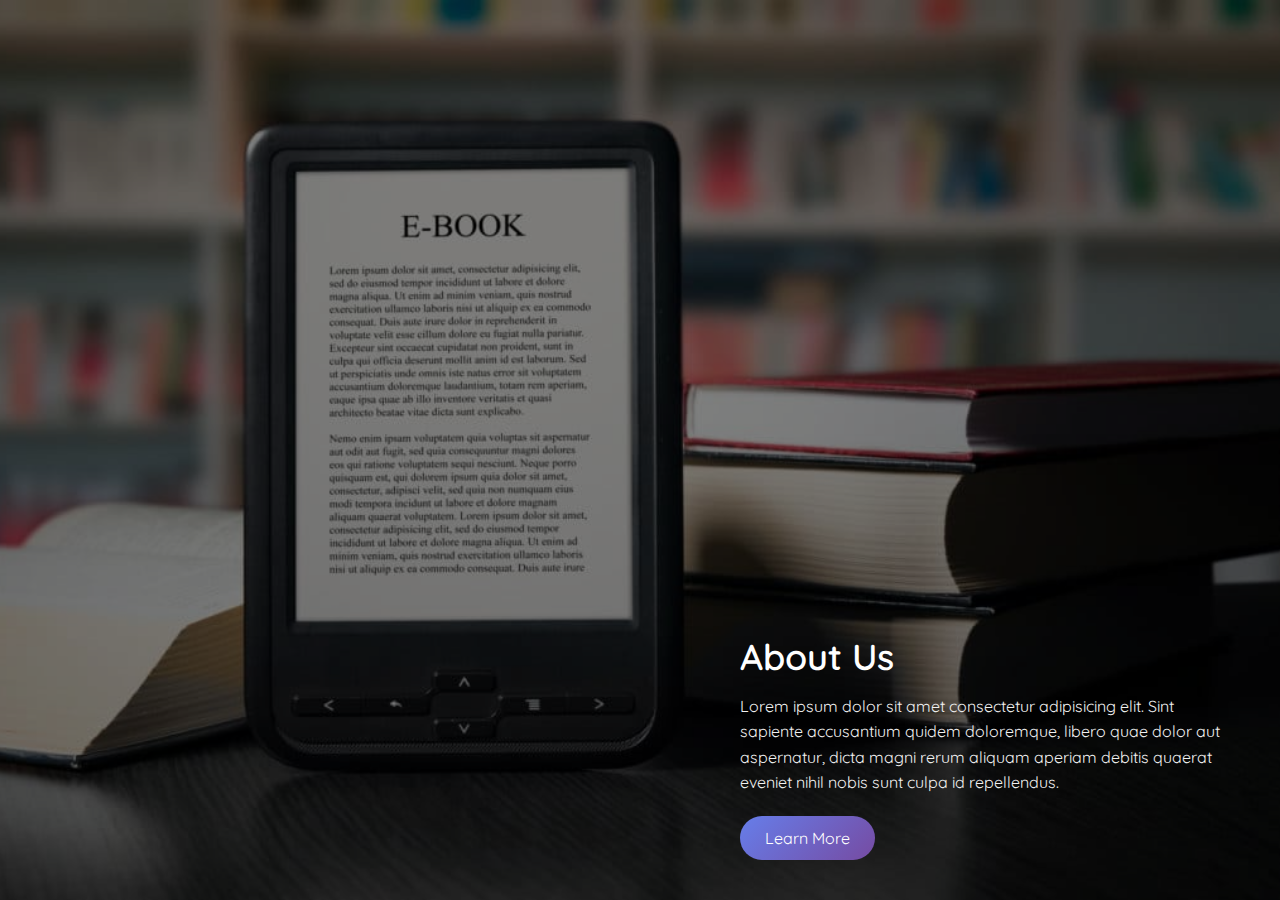
<file: About.html>
<!DOCTYPE html>
<html lang="en">
<head>
  <meta charset="UTF-8">
  <meta name="viewport" content="width=device-width, initial-scale=1.0">
  <title>About Us</title>
  <link href="https://fonts.googleapis.com/css2?family=Quicksand:wght@400;600&display=swap" rel="stylesheet">
  <style>
    * {
      margin: 0;
      padding: 0;
      box-sizing: border-box;
      font-family: "Quicksand", sans-serif;
    }
    body, html {
      height: 100%;
      width: 100%;
    }

    /* Background with overlay */
    .ik {
      position: relative;
      min-height: 100vh;
      display: flex;
      justify-content:flex-end;
      align-items:flex-end;
      background: url("rent-borrow-ebooks-online-1068x713\ \(1\).jpg") center/cover no-repeat;
      color: white;
      padding: 40px;
    }

    .ik::before {
      content: "";
      position: absolute;
      top: 0; left: 0;
      width: 100%; height: 100%;
      background: rgba(0,0,0,0.5); 
      z-index: 0;
    }

    .content {
      position: relative;
      z-index: 1;
      max-width: 500px;
      text-align: left;
    }

    .content h1 {
      font-size: 36px;
      margin-bottom: 15px;
      font-weight: 600;
    }

    .content p {
      font-size: 16px;
      line-height: 1.6;
      margin-bottom: 20px;
      color: #f1f1f1;
    }


    .btn {
      display: inline-block;
      padding: 12px 25px;
      background: linear-gradient(135deg, #667eea, #764ba2);
      color: white;
      font-size: 16px;
      border-radius: 25px;
      text-decoration: none;
      transition: all 0.3s ease;
    }

    .btn:hover {
      background: linear-gradient(135deg, #5a67d8, #6b46c1);
      transform: translateY(-2px);
      box-shadow: 0 5px 15px rgba(0,0,0,0.3);
    }

    @media (max-width: 768px) {
      .ik {
        justify-content: center;
        align-items: center;
        padding: 20px;
        text-align: center;
      }
      .content {
        max-width: 100%;
      }
      .content h1 {
        font-size: 28px;
      }
      @media (max-width: 480px) {
  .ik {
    justify-content: center;   /* center the content */
    align-items: center;
    padding: 15px;
    text-align: center;
  }

  .content {
    max-width: 100%;
    padding: 10px;
  }

  .content h1 {
    font-size: 22px;   /* smaller heading for mobile */
  }

  .content p {
    font-size: 14px;   /* body text fits better */
    line-height: 1.4;
  }

  .btn {
    font-size: 14px;
    padding: 10px 18px;  /* smaller touch-friendly button */
    border-radius: 20px;
  }
}

    }
  </style>
</head>
<body>
  <div class="ik">
    <div class="content">
      <h1>About Us</h1>
      <p>
        Lorem ipsum dolor sit amet consectetur adipisicing elit. Sint sapiente accusantium quidem doloremque, 
        libero quae dolor aut aspernatur, dicta magni rerum aliquam aperiam debitis quaerat eveniet nihil nobis 
        sunt culpa id repellendus.
      </p>
      <a href="more.html" class="btn">Learn More</a>
    </div>
  </div>
</body>
</html>
</file>
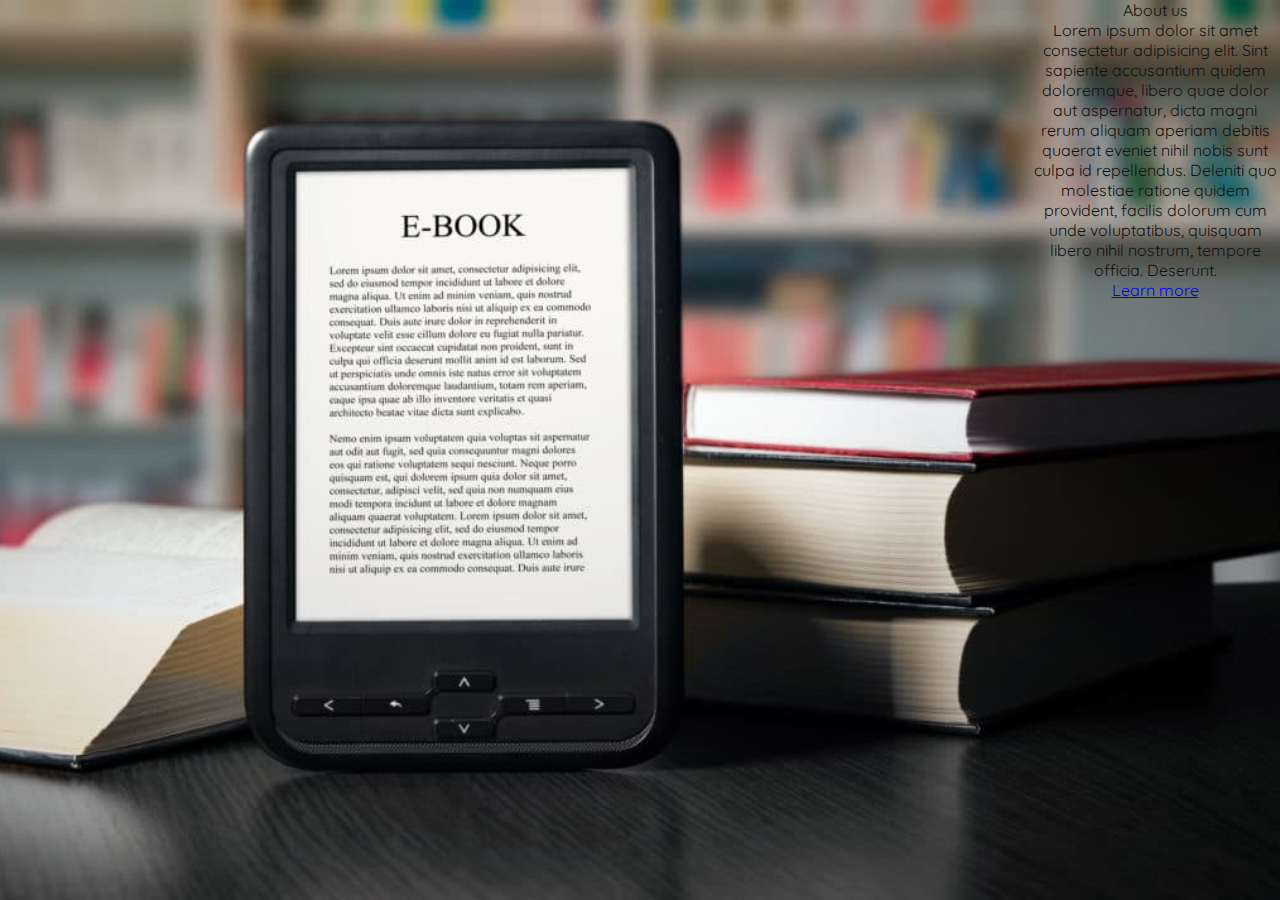
<file: about1.html>
<!DOCTYPE html>
<html lang="en">
<head>
    <meta charset="UTF-8">
    <meta name="viewport" content="width=device-width, initial-scale=1.0">
    <title>About Us</title>
    <link href="https://fonts.googleapis.com/css2?family=Quicksand:wght@400;600&display=swap" rel="stylesheet">
    
</head>
    <style>
        * {
          margin: 0;
          padding: 0;
          box-sizing: border-box;
          font-family: "Quicksand", sans-serif;
        }
        body,html{
            height:100%;
            width:100%;
        }
        .ik{
            min-height: 100vh;
            display:flex;
            background: url("rent-borrow-ebooks-online-1068x713 (1).jpg") center/cover no-repeat;
            
            align-items:end;
            color: white;
            text-align: center;
            flex-direction: column;
        }
        .content{
            max-width:250px;
        }
        p{
            color: rgb(18, 18, 17);
        }


    </style>
<body>
    <div class="ik">
    <div class="content">
    <p>About us</p>
    <p>Lorem ipsum dolor sit amet consectetur adipisicing elit. Sint sapiente accusantium quidem doloremque, libero quae dolor aut aspernatur, dicta magni rerum aliquam aperiam debitis quaerat eveniet nihil nobis sunt culpa id repellendus. Deleniti quo molestiae ratione quidem provident, facilis dolorum cum unde voluptatibus, quisquam libero nihil nostrum, tempore officia. Deserunt.</p>
    <a href="more.html" class="btn">Learn more</a>
    </div>
    </div>

</body>
</html>
</file>
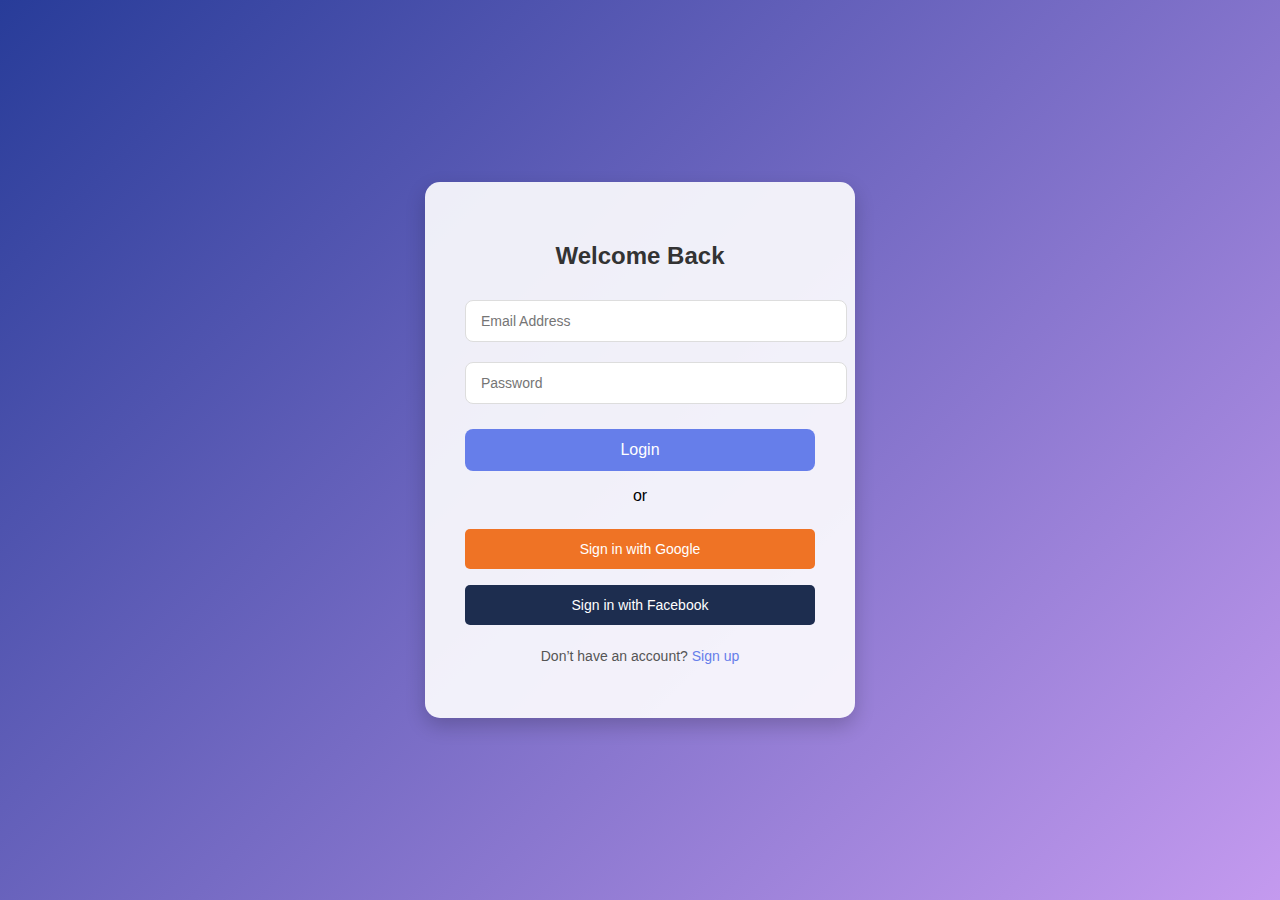
<file: login.html>
<!DOCTYPE html>
<html lang="en">
<head>
  <meta charset="UTF-8">
  <meta name="viewport" content="width=device-width, initial-scale=1.0">
  <title>Login Page</title>
  <style>
    /* Background */
    body {
      margin: 0;
      font-family: "Segoe UI", sans-serif;
      background: linear-gradient(135deg, #283c99, #c49aef);
      display: flex;
      justify-content: center;
      align-items: center;
      height: 100vh;
    }

    /* Card */
    .login-container {
      background: rgba(255, 255, 255, 0.9);
      padding: 40px;
      border-radius: 15px;
      box-shadow: 0 8px 20px rgba(0,0,0,0.2);
      width: 350px;
      text-align: center;
    }

    .login-container h2 {
      margin-bottom: 20px;
      color: #333;
    }

    /* Input fields */
    .input-field {
      width: 100%;
      padding: 12px 15px;
      margin: 10px 0;
      border: 1px solid #ddd;
      border-radius: 8px;
      outline: none;
      transition: 0.3s;
      font-size: 14px;
    }

    .input-field:focus {
      border-color: #667eea;
      box-shadow: 0 0 5px rgba(102,126,234,0.6);
    }

    /* Button */
    .btn {
      width: 100%;
      padding: 12px;
      background: #667eea;
      color: white;
      border: none;
      border-radius: 8px;
      font-size: 16px;
      cursor: pointer;
      margin-top: 15px;
      transition: 0.3s;
    }

    .btn:hover {
      background: #5a67d8;
    }

    /* Signup text */
    .signup {
      margin-top: 15px;
      font-size: 14px;
      color: #555;
    }

    .signup a {
      color: #667eea;
      text-decoration: none;
    }

    .signup a:hover {
      text-decoration:underline;
    }
    .social-btn {
      width: 100%;
      padding: 12px;
      border: none;
      border-radius: 5px;
      color: white;
      font-size: 14px;
      margin: 8px 0;
      cursor: pointer;
    }

    .twitter {
      background: #ef7325;
    }

    .facebook {
      background: #1d2d4f;
    }
    
  </style>
<body>
  <div class="login-container">
    <h2>Welcome Back</h2>
    <form>
      <input type="email" class="input-field" placeholder="Email Address" required>
      <input type="password" class="input-field" placeholder="Password" required>
      <button type="submit" class="btn">Login</button>
      <p>or</p>
      <button type="button" class="social-btn twitter">Sign in with Google</button>
        <button type="button" class="social-btn facebook">Sign in with Facebook</button>
      <p class="signup">Don’t have an account? <a href="#">Sign up</a></p>
    </form>
  </div>
</body>
</html>
</file>
